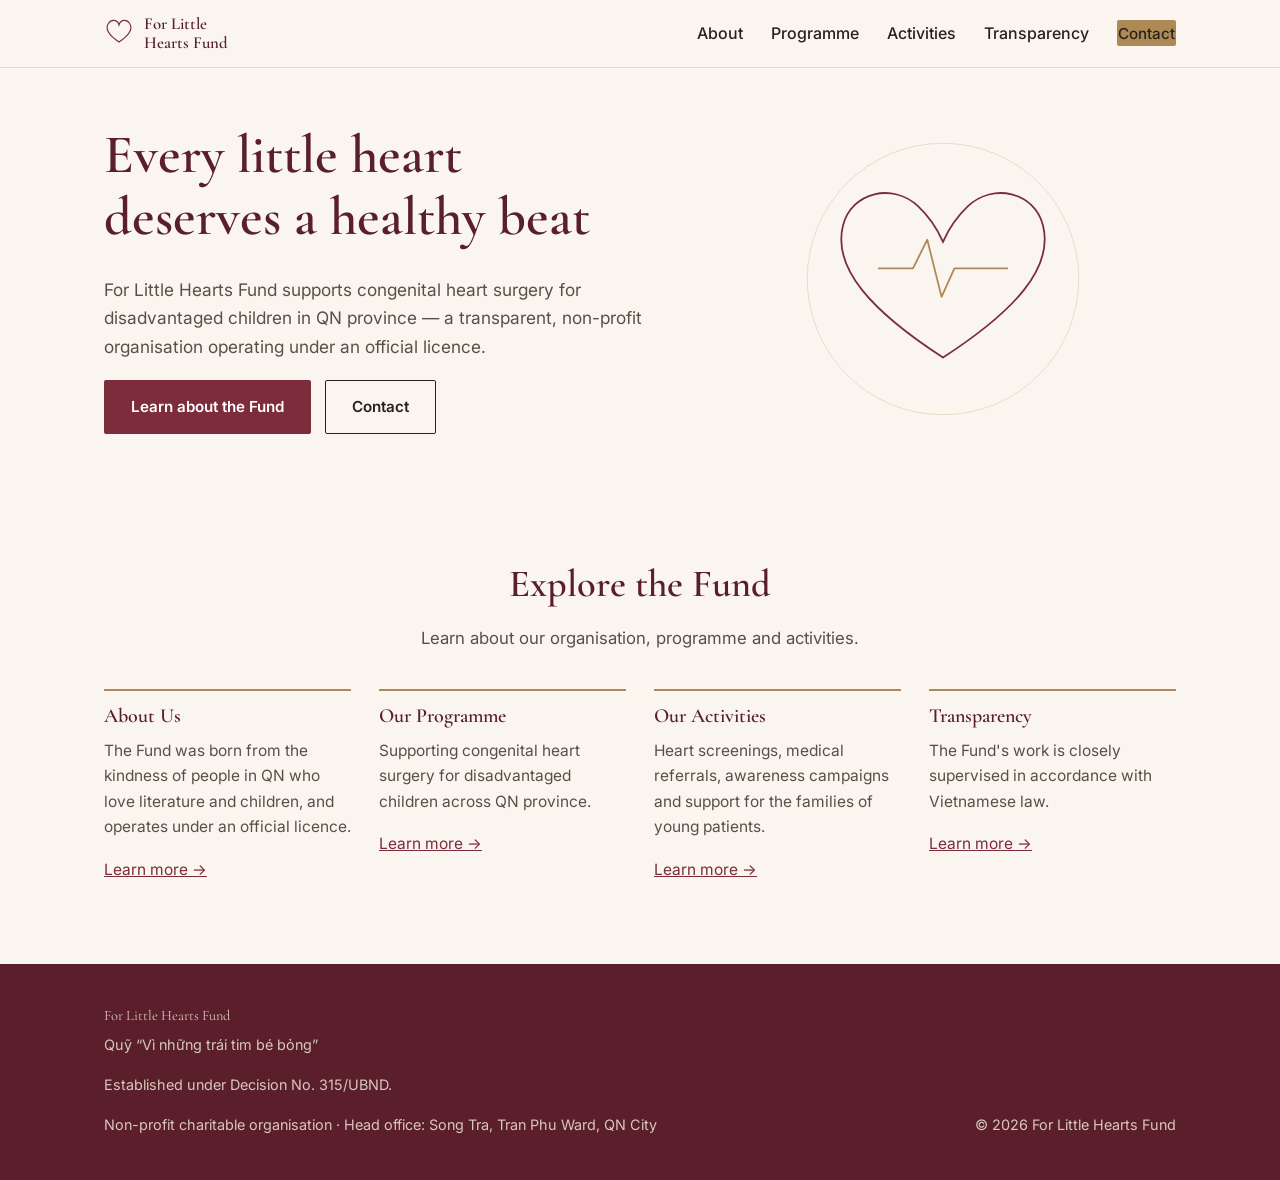
<file: index.html>
<!DOCTYPE html>
<html lang="en">
<head>
<meta charset="UTF-8">
<meta name="viewport" content="width=device-width, initial-scale=1, viewport-fit=cover">
<title>For Little Hearts Fund — QN, Vietnam</title>
<meta name="description" content="For Little Hearts Fund is a non-profit charity established under Decision 315/UBND, supporting congenital heart surgery for disadvantaged children in QN province, Vietnam.">
<link rel="canonical" href="https://vinhungtraitimbebong.info/">
<meta name="theme-color" content="#7C2C3B">

<meta property="og:type" content="website">
<meta property="og:site_name" content="For Little Hearts Fund">
<meta property="og:locale" content="en_US">
<meta property="og:title" content="For Little Hearts Fund — QN, Vietnam">
<meta property="og:description" content="For Little Hearts Fund is a non-profit charity established under Decision 315/UBND, supporting congenital heart surgery for disadvantaged children in QN province, Vietnam.">
<meta property="og:url" content="https://vinhungtraitimbebong.info/">
<meta name="twitter:card" content="summary">
<meta name="twitter:title" content="For Little Hearts Fund — QN, Vietnam">
<meta name="twitter:description" content="For Little Hearts Fund is a non-profit charity established under Decision 315/UBND, supporting congenital heart surgery for disadvantaged children in QN province, Vietnam.">

<link rel="icon" href="data:image/svg+xml,%3Csvg xmlns='http://www.w3.org/2000/svg' viewBox='0 0 32 32'%3E%3Ctext y='24' font-size='26'%3E%E2%9D%A4%EF%B8%8F%3C/text%3E%3C/svg%3E">
<link rel="preconnect" href="https://fonts.googleapis.com">
<link rel="preconnect" href="https://fonts.gstatic.com" crossorigin>
<link href="https://fonts.googleapis.com/css2?family=Cormorant+Garamond:ital,wght@0,400;0,500;0,600;1,500&family=Inter:wght@400;500;600;700&display=swap" rel="stylesheet">
<link rel="stylesheet" href="css/style.css">

<!-- Google Analytics (GA4). Replace G-XXXXXXXXXX with your real Measurement ID
     (Google Analytics → Admin → Data Streams → Web stream) to start tracking visits. -->
<script async src="https://www.googletagmanager.com/gtag/js?id=G-XXXXXXXXXX"></script>
<script>
  window.dataLayer = window.dataLayer || [];
  function gtag(){dataLayer.push(arguments);}
  gtag('js', new Date());
  gtag('config', 'G-XXXXXXXXXX');
</script>
</head>
<body>

<a class="skip-link" href="#main">Skip to main content</a>

<header class="site-header">
  <div class="wrap header-inner">
    <a href="index.html" class="brand">
      <span class="brand-mark" aria-hidden="true">
        <svg viewBox="0 0 40 34" width="30" height="26">
          <path d="M20 33 C 6 24, 1 15, 6 8 C 10 2, 18 3, 20 10 C 22 3, 30 2, 34 8 C 39 15, 34 24, 20 33 Z" fill="none" stroke="currentColor" stroke-width="1.6"/>
        </svg>
      </span>
      <span class="brand-text">For Little<br>Hearts Fund</span>
    </a>

    <button class="nav-toggle" id="navToggle" aria-expanded="false" aria-controls="primaryNav" aria-label="Open menu">
      <span></span><span></span><span></span>
    </button>

    <nav class="primary-nav" id="primaryNav">
      <a href="gioi-thieu.html">About</a>
      <a href="chuong-trinh.html">Programme</a>
      <a href="hoat-dong.html">Activities</a>
      <a href="minh-bach.html">Transparency</a>
      <a href="lien-he.html" class="btn btn-accent">Contact</a>
    </nav>
  </div>
</header>

<main id="main">

  <section class="hero" id="top">
    <div class="wrap hero-inner">
      <div class="hero-copy">
        <h1>Every little heart<br>deserves a healthy beat</h1>
        <p class="hero-lede">For Little Hearts Fund supports congenital heart surgery for disadvantaged children in QN province — a transparent, non-profit organisation operating under an official licence.</p>
        <div class="hero-actions">
          <a href="gioi-thieu.html" class="btn btn-primary">Learn about the Fund</a>
          <a href="lien-he.html" class="btn btn-ghost">Contact</a>
        </div>
      </div>
      <div class="hero-art" aria-hidden="true">
        <svg viewBox="0 0 420 420" class="heart-illustration">
          <circle cx="210" cy="210" r="190" fill="none" stroke="var(--gold)" stroke-width="1" opacity="0.35"/>
          <path d="M210 320 C 110 255, 55 195, 70 135 C 82 88, 140 75, 175 108 C 190 122, 202 140, 210 158 C 218 140, 230 122, 245 108 C 280 75, 338 88, 350 135 C 365 195, 310 255, 210 320 Z"
                fill="none" stroke="var(--wine)" stroke-width="2.5"/>
          <path d="M120 195 L 168 195 L 188 155 L 208 235 L 226 195 L 300 195"
                fill="none" stroke="var(--gold)" stroke-width="2.5" stroke-linecap="round" stroke-linejoin="round"/>
        </svg>
      </div>
    </div>
  </section>

  <section class="section" id="tong-quan">
    <div class="wrap">
      <h2 class="center">Explore the Fund</h2>
      <p class="section-intro center">Learn about our organisation, programme and activities.</p>
      <div class="transparency-grid">
        <div class="t-item">
          <h3>About Us</h3>
          <p>The Fund was born from the kindness of people in QN who love literature and children, and operates under an official licence.</p>
          <p><a href="gioi-thieu.html">Learn more →</a></p>
        </div>
        <div class="t-item">
          <h3>Our Programme</h3>
          <p>Supporting congenital heart surgery for disadvantaged children across QN province.</p>
          <p><a href="chuong-trinh.html">Learn more →</a></p>
        </div>
        <div class="t-item">
          <h3>Our Activities</h3>
          <p>Heart screenings, medical referrals, awareness campaigns and support for the families of young patients.</p>
          <p><a href="hoat-dong.html">Learn more →</a></p>
        </div>
        <div class="t-item">
          <h3>Transparency</h3>
          <p>The Fund's work is closely supervised in accordance with Vietnamese law.</p>
          <p><a href="minh-bach.html">Learn more →</a></p>
        </div>
      </div>
    </div>
  </section>

</main>

<footer class="site-footer">
  <div class="wrap footer-inner">
    <div>
      <p class="footer-brand">For Little Hearts Fund</p>
      <p lang="vi">Quỹ “Vì những trái tim bé bỏng”</p>
      <p>Established under Decision No. 315/UBND.</p>
      <p>Non-profit charitable organisation · Head office: Song Tra, Tran Phu Ward, QN City</p>
    </div>
    <p class="footer-copy">© <span id="year"></span> For Little Hearts Fund</p>
  </div>
</footer>

<script src="js/main.js"></script>
</body>
</html>
</file>
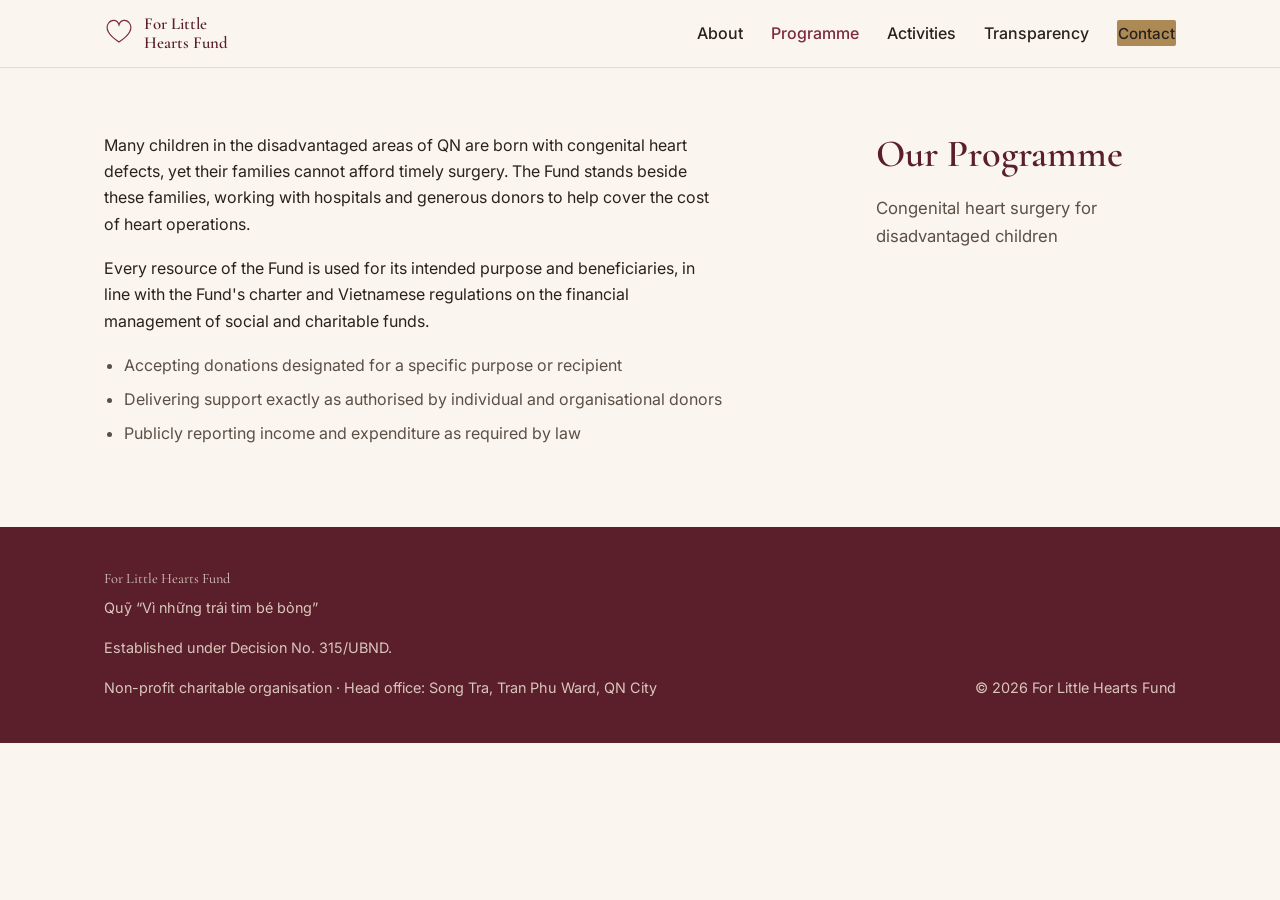
<file: chuong-trinh.html>
<!DOCTYPE html>
<html lang="en">
<head>
<meta charset="UTF-8">
<meta name="viewport" content="width=device-width, initial-scale=1, viewport-fit=cover">
<title>Our Programme — For Little Hearts Fund</title>
<meta name="description" content="For Little Hearts Fund's programme supporting congenital heart surgery for disadvantaged children in QN province.">
<link rel="canonical" href="https://vinhungtraitimbebong.info/chuong-trinh.html">
<meta name="theme-color" content="#7C2C3B">

<meta property="og:type" content="website">
<meta property="og:site_name" content="For Little Hearts Fund">
<meta property="og:locale" content="en_US">
<meta property="og:title" content="Our Programme — For Little Hearts Fund">
<meta property="og:description" content="For Little Hearts Fund's programme supporting congenital heart surgery for disadvantaged children in QN province.">
<meta property="og:url" content="https://vinhungtraitimbebong.info/chuong-trinh.html">
<meta name="twitter:card" content="summary">
<meta name="twitter:title" content="Our Programme — For Little Hearts Fund">
<meta name="twitter:description" content="For Little Hearts Fund's programme supporting congenital heart surgery for disadvantaged children in QN province.">

<link rel="icon" href="data:image/svg+xml,%3Csvg xmlns='http://www.w3.org/2000/svg' viewBox='0 0 32 32'%3E%3Ctext y='24' font-size='26'%3E%E2%9D%A4%EF%B8%8F%3C/text%3E%3C/svg%3E">
<link rel="preconnect" href="https://fonts.googleapis.com">
<link rel="preconnect" href="https://fonts.gstatic.com" crossorigin>
<link href="https://fonts.googleapis.com/css2?family=Cormorant+Garamond:ital,wght@0,400;0,500;0,600;1,500&family=Inter:wght@400;500;600;700&display=swap" rel="stylesheet">
<link rel="stylesheet" href="css/style.css">

<!-- Google Analytics (GA4). Replace G-XXXXXXXXXX with your real Measurement ID
     (Google Analytics → Admin → Data Streams → Web stream) to start tracking visits. -->
<script async src="https://www.googletagmanager.com/gtag/js?id=G-XXXXXXXXXX"></script>
<script>
  window.dataLayer = window.dataLayer || [];
  function gtag(){dataLayer.push(arguments);}
  gtag('js', new Date());
  gtag('config', 'G-XXXXXXXXXX');
</script>
</head>
<body>

<a class="skip-link" href="#main">Skip to main content</a>

<header class="site-header">
  <div class="wrap header-inner">
    <a href="index.html" class="brand">
      <span class="brand-mark" aria-hidden="true">
        <svg viewBox="0 0 40 34" width="30" height="26">
          <path d="M20 33 C 6 24, 1 15, 6 8 C 10 2, 18 3, 20 10 C 22 3, 30 2, 34 8 C 39 15, 34 24, 20 33 Z" fill="none" stroke="currentColor" stroke-width="1.6"/>
        </svg>
      </span>
      <span class="brand-text">For Little<br>Hearts Fund</span>
    </a>

    <button class="nav-toggle" id="navToggle" aria-expanded="false" aria-controls="primaryNav" aria-label="Open menu">
      <span></span><span></span><span></span>
    </button>

    <nav class="primary-nav" id="primaryNav">
      <a href="gioi-thieu.html">About</a>
      <a href="chuong-trinh.html" class="active" aria-current="page">Programme</a>
      <a href="hoat-dong.html">Activities</a>
      <a href="minh-bach.html">Transparency</a>
      <a href="lien-he.html" class="btn btn-accent">Contact</a>
    </nav>
  </div>
</header>

<main id="main">

  <section class="section" id="chuong-trinh">
    <div class="wrap two-col reverse">
      <div class="col-lead">
        <h2>Our Programme</h2>
        <p class="section-intro">Congenital heart surgery for disadvantaged children</p>
      </div>
      <div class="col-body">
        <p>Many children in the disadvantaged areas of QN are born with congenital heart defects, yet their families cannot afford timely surgery. The Fund stands beside these families, working with hospitals and generous donors to help cover the cost of heart operations.</p>
        <p>Every resource of the Fund is used for its intended purpose and beneficiaries, in line with the Fund's charter and Vietnamese regulations on the financial management of social and charitable funds.</p>
        <ul class="plain-list">
          <li>Accepting donations designated for a specific purpose or recipient</li>
          <li>Delivering support exactly as authorised by individual and organisational donors</li>
          <li>Publicly reporting income and expenditure as required by law</li>
        </ul>
      </div>
    </div>
  </section>

</main>

<footer class="site-footer">
  <div class="wrap footer-inner">
    <div>
      <p class="footer-brand">For Little Hearts Fund</p>
      <p lang="vi">Quỹ “Vì những trái tim bé bỏng”</p>
      <p>Established under Decision No. 315/UBND.</p>
      <p>Non-profit charitable organisation · Head office: Song Tra, Tran Phu Ward, QN City</p>
    </div>
    <p class="footer-copy">© <span id="year"></span> For Little Hearts Fund</p>
  </div>
</footer>

<script src="js/main.js"></script>
</body>
</html>
</file>
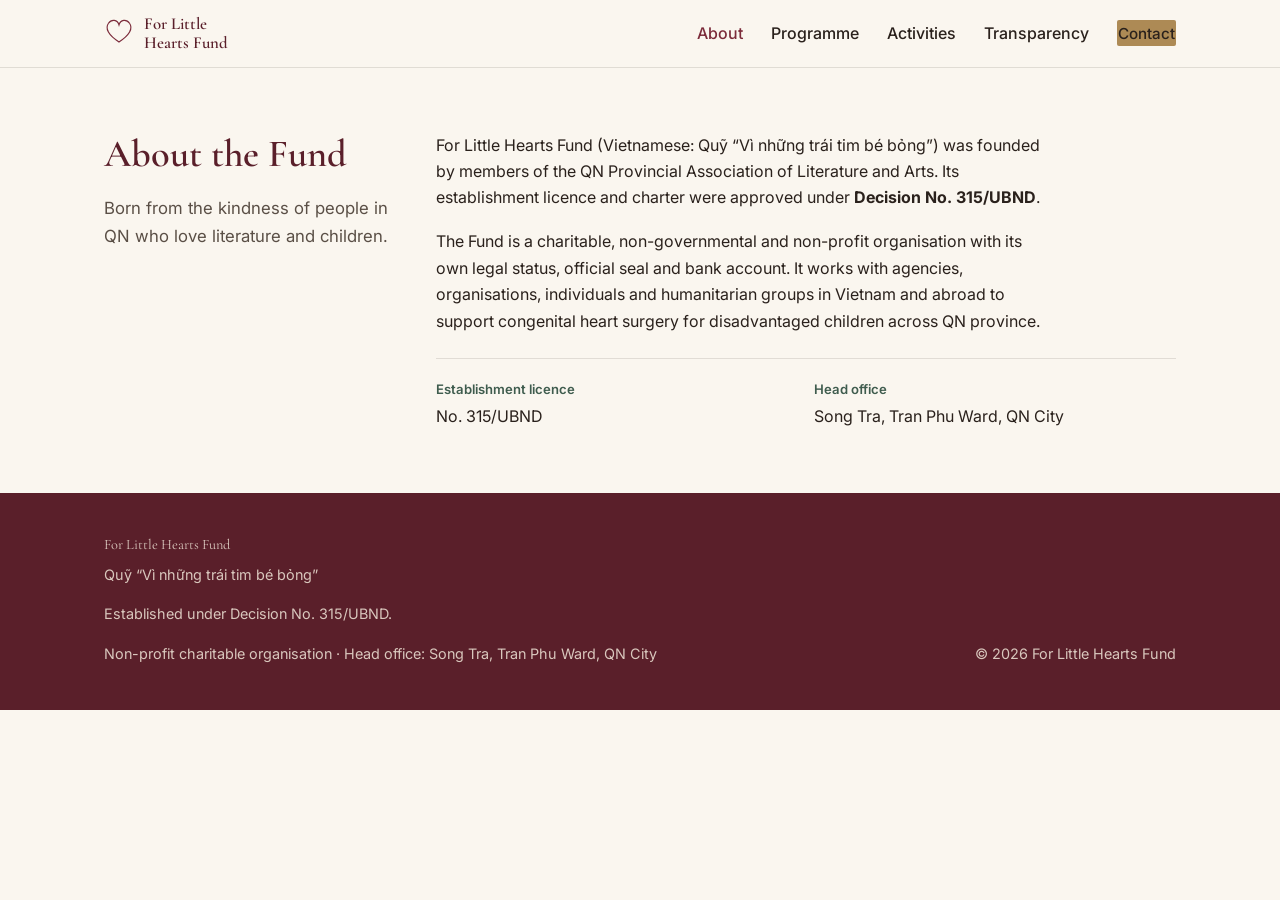
<file: gioi-thieu.html>
<!DOCTYPE html>
<html lang="en">
<head>
<meta charset="UTF-8">
<meta name="viewport" content="width=device-width, initial-scale=1, viewport-fit=cover">
<title>About Us — For Little Hearts Fund</title>
<meta name="description" content="About For Little Hearts Fund, a non-profit charity in QN, Vietnam, established under Decision 315/UBND.">
<link rel="canonical" href="https://vinhungtraitimbebong.info/gioi-thieu.html">
<meta name="theme-color" content="#7C2C3B">

<meta property="og:type" content="website">
<meta property="og:site_name" content="For Little Hearts Fund">
<meta property="og:locale" content="en_US">
<meta property="og:title" content="About Us — For Little Hearts Fund">
<meta property="og:description" content="About For Little Hearts Fund, a non-profit charity in QN, Vietnam, established under Decision 315/UBND.">
<meta property="og:url" content="https://vinhungtraitimbebong.info/gioi-thieu.html">
<meta name="twitter:card" content="summary">
<meta name="twitter:title" content="About Us — For Little Hearts Fund">
<meta name="twitter:description" content="About For Little Hearts Fund, a non-profit charity in QN, Vietnam, established under Decision 315/UBND.">

<link rel="icon" href="data:image/svg+xml,%3Csvg xmlns='http://www.w3.org/2000/svg' viewBox='0 0 32 32'%3E%3Ctext y='24' font-size='26'%3E%E2%9D%A4%EF%B8%8F%3C/text%3E%3C/svg%3E">
<link rel="preconnect" href="https://fonts.googleapis.com">
<link rel="preconnect" href="https://fonts.gstatic.com" crossorigin>
<link href="https://fonts.googleapis.com/css2?family=Cormorant+Garamond:ital,wght@0,400;0,500;0,600;1,500&family=Inter:wght@400;500;600;700&display=swap" rel="stylesheet">
<link rel="stylesheet" href="css/style.css">

<!-- Google Analytics (GA4). Replace G-XXXXXXXXXX with your real Measurement ID
     (Google Analytics → Admin → Data Streams → Web stream) to start tracking visits. -->
<script async src="https://www.googletagmanager.com/gtag/js?id=G-XXXXXXXXXX"></script>
<script>
  window.dataLayer = window.dataLayer || [];
  function gtag(){dataLayer.push(arguments);}
  gtag('js', new Date());
  gtag('config', 'G-XXXXXXXXXX');
</script>
</head>
<body>

<a class="skip-link" href="#main">Skip to main content</a>

<header class="site-header">
  <div class="wrap header-inner">
    <a href="index.html" class="brand">
      <span class="brand-mark" aria-hidden="true">
        <svg viewBox="0 0 40 34" width="30" height="26">
          <path d="M20 33 C 6 24, 1 15, 6 8 C 10 2, 18 3, 20 10 C 22 3, 30 2, 34 8 C 39 15, 34 24, 20 33 Z" fill="none" stroke="currentColor" stroke-width="1.6"/>
        </svg>
      </span>
      <span class="brand-text">For Little<br>Hearts Fund</span>
    </a>

    <button class="nav-toggle" id="navToggle" aria-expanded="false" aria-controls="primaryNav" aria-label="Open menu">
      <span></span><span></span><span></span>
    </button>

    <nav class="primary-nav" id="primaryNav">
      <a href="gioi-thieu.html" class="active" aria-current="page">About</a>
      <a href="chuong-trinh.html">Programme</a>
      <a href="hoat-dong.html">Activities</a>
      <a href="minh-bach.html">Transparency</a>
      <a href="lien-he.html" class="btn btn-accent">Contact</a>
    </nav>
  </div>
</header>

<main id="main">

  <section class="section" id="gioi-thieu">
    <div class="wrap two-col">
      <div class="col-lead">
        <h2>About the Fund</h2>
        <p class="section-intro">Born from the kindness of people in QN who love literature and children.</p>
      </div>
      <div class="col-body">
        <p>For Little Hearts Fund (Vietnamese: <span lang="vi">Quỹ “Vì những trái tim bé bỏng”</span>) was founded by members of the QN Provincial Association of Literature and Arts. Its establishment licence and charter were approved under <strong>Decision No. 315/UBND</strong>.</p>
        <p>The Fund is a charitable, non-governmental and non-profit organisation with its own legal status, official seal and bank account. It works with agencies, organisations, individuals and humanitarian groups in Vietnam and abroad to support congenital heart surgery for disadvantaged children across QN province.</p>
        <dl class="legal-facts">
          <div><dt>Establishment licence</dt><dd>No. 315/UBND</dd></div>
          <div><dt>Head office</dt><dd>Song Tra, Tran Phu Ward, QN City</dd></div>
        </dl>
      </div>
    </div>
  </section>

</main>

<footer class="site-footer">
  <div class="wrap footer-inner">
    <div>
      <p class="footer-brand">For Little Hearts Fund</p>
      <p lang="vi">Quỹ “Vì những trái tim bé bỏng”</p>
      <p>Established under Decision No. 315/UBND.</p>
      <p>Non-profit charitable organisation · Head office: Song Tra, Tran Phu Ward, QN City</p>
    </div>
    <p class="footer-copy">© <span id="year"></span> For Little Hearts Fund</p>
  </div>
</footer>

<script src="js/main.js"></script>
</body>
</html>
</file>
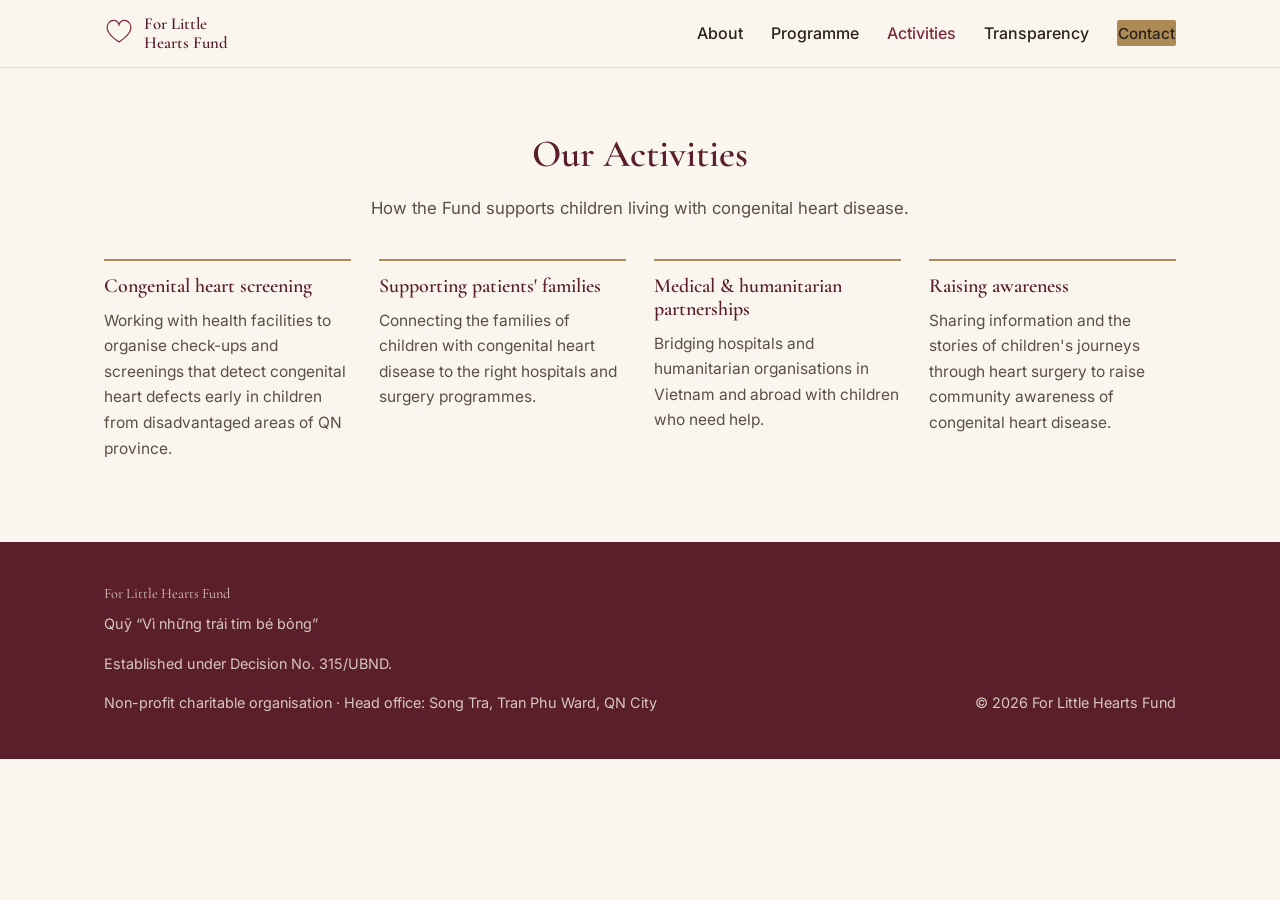
<file: hoat-dong.html>
<!DOCTYPE html>
<html lang="en">
<head>
<meta charset="UTF-8">
<meta name="viewport" content="width=device-width, initial-scale=1, viewport-fit=cover">
<title>Our Activities — For Little Hearts Fund</title>
<meta name="description" content="Activities of For Little Hearts Fund: heart screenings, medical referrals, support for families of young patients, and community awareness.">
<link rel="canonical" href="https://vinhungtraitimbebong.info/hoat-dong.html">
<meta name="theme-color" content="#7C2C3B">

<meta property="og:type" content="website">
<meta property="og:site_name" content="For Little Hearts Fund">
<meta property="og:locale" content="en_US">
<meta property="og:title" content="Our Activities — For Little Hearts Fund">
<meta property="og:description" content="Activities of For Little Hearts Fund: heart screenings, medical referrals, support for families of young patients, and community awareness.">
<meta property="og:url" content="https://vinhungtraitimbebong.info/hoat-dong.html">
<meta name="twitter:card" content="summary">
<meta name="twitter:title" content="Our Activities — For Little Hearts Fund">
<meta name="twitter:description" content="Activities of For Little Hearts Fund: heart screenings, medical referrals, support for families of young patients, and community awareness.">

<link rel="icon" href="data:image/svg+xml,%3Csvg xmlns='http://www.w3.org/2000/svg' viewBox='0 0 32 32'%3E%3Ctext y='24' font-size='26'%3E%E2%9D%A4%EF%B8%8F%3C/text%3E%3C/svg%3E">
<link rel="preconnect" href="https://fonts.googleapis.com">
<link rel="preconnect" href="https://fonts.gstatic.com" crossorigin>
<link href="https://fonts.googleapis.com/css2?family=Cormorant+Garamond:ital,wght@0,400;0,500;0,600;1,500&family=Inter:wght@400;500;600;700&display=swap" rel="stylesheet">
<link rel="stylesheet" href="css/style.css">

<!-- Google Analytics (GA4). Replace G-XXXXXXXXXX with your real Measurement ID
     (Google Analytics → Admin → Data Streams → Web stream) to start tracking visits. -->
<script async src="https://www.googletagmanager.com/gtag/js?id=G-XXXXXXXXXX"></script>
<script>
  window.dataLayer = window.dataLayer || [];
  function gtag(){dataLayer.push(arguments);}
  gtag('js', new Date());
  gtag('config', 'G-XXXXXXXXXX');
</script>
</head>
<body>

<a class="skip-link" href="#main">Skip to main content</a>

<header class="site-header">
  <div class="wrap header-inner">
    <a href="index.html" class="brand">
      <span class="brand-mark" aria-hidden="true">
        <svg viewBox="0 0 40 34" width="30" height="26">
          <path d="M20 33 C 6 24, 1 15, 6 8 C 10 2, 18 3, 20 10 C 22 3, 30 2, 34 8 C 39 15, 34 24, 20 33 Z" fill="none" stroke="currentColor" stroke-width="1.6"/>
        </svg>
      </span>
      <span class="brand-text">For Little<br>Hearts Fund</span>
    </a>

    <button class="nav-toggle" id="navToggle" aria-expanded="false" aria-controls="primaryNav" aria-label="Open menu">
      <span></span><span></span><span></span>
    </button>

    <nav class="primary-nav" id="primaryNav">
      <a href="gioi-thieu.html">About</a>
      <a href="chuong-trinh.html">Programme</a>
      <a href="hoat-dong.html" class="active" aria-current="page">Activities</a>
      <a href="minh-bach.html">Transparency</a>
      <a href="lien-he.html" class="btn btn-accent">Contact</a>
    </nav>
  </div>
</header>

<main id="main">

  <section class="section" id="hoat-dong">
    <div class="wrap">
      <h2 class="center">Our Activities</h2>
      <p class="section-intro center">How the Fund supports children living with congenital heart disease.</p>
      <div class="transparency-grid">
        <div class="t-item">
          <h3>Congenital heart screening</h3>
          <p>Working with health facilities to organise check-ups and screenings that detect congenital heart defects early in children from disadvantaged areas of QN province.</p>
        </div>
        <div class="t-item">
          <h3>Supporting patients' families</h3>
          <p>Connecting the families of children with congenital heart disease to the right hospitals and surgery programmes.</p>
        </div>
        <div class="t-item">
          <h3>Medical &amp; humanitarian partnerships</h3>
          <p>Bridging hospitals and humanitarian organisations in Vietnam and abroad with children who need help.</p>
        </div>
        <div class="t-item">
          <h3>Raising awareness</h3>
          <p>Sharing information and the stories of children's journeys through heart surgery to raise community awareness of congenital heart disease.</p>
        </div>
      </div>
    </div>
  </section>

</main>

<footer class="site-footer">
  <div class="wrap footer-inner">
    <div>
      <p class="footer-brand">For Little Hearts Fund</p>
      <p lang="vi">Quỹ “Vì những trái tim bé bỏng”</p>
      <p>Established under Decision No. 315/UBND.</p>
      <p>Non-profit charitable organisation · Head office: Song Tra, Tran Phu Ward, QN City</p>
    </div>
    <p class="footer-copy">© <span id="year"></span> For Little Hearts Fund</p>
  </div>
</footer>

<script src="js/main.js"></script>
</body>
</html>
</file>
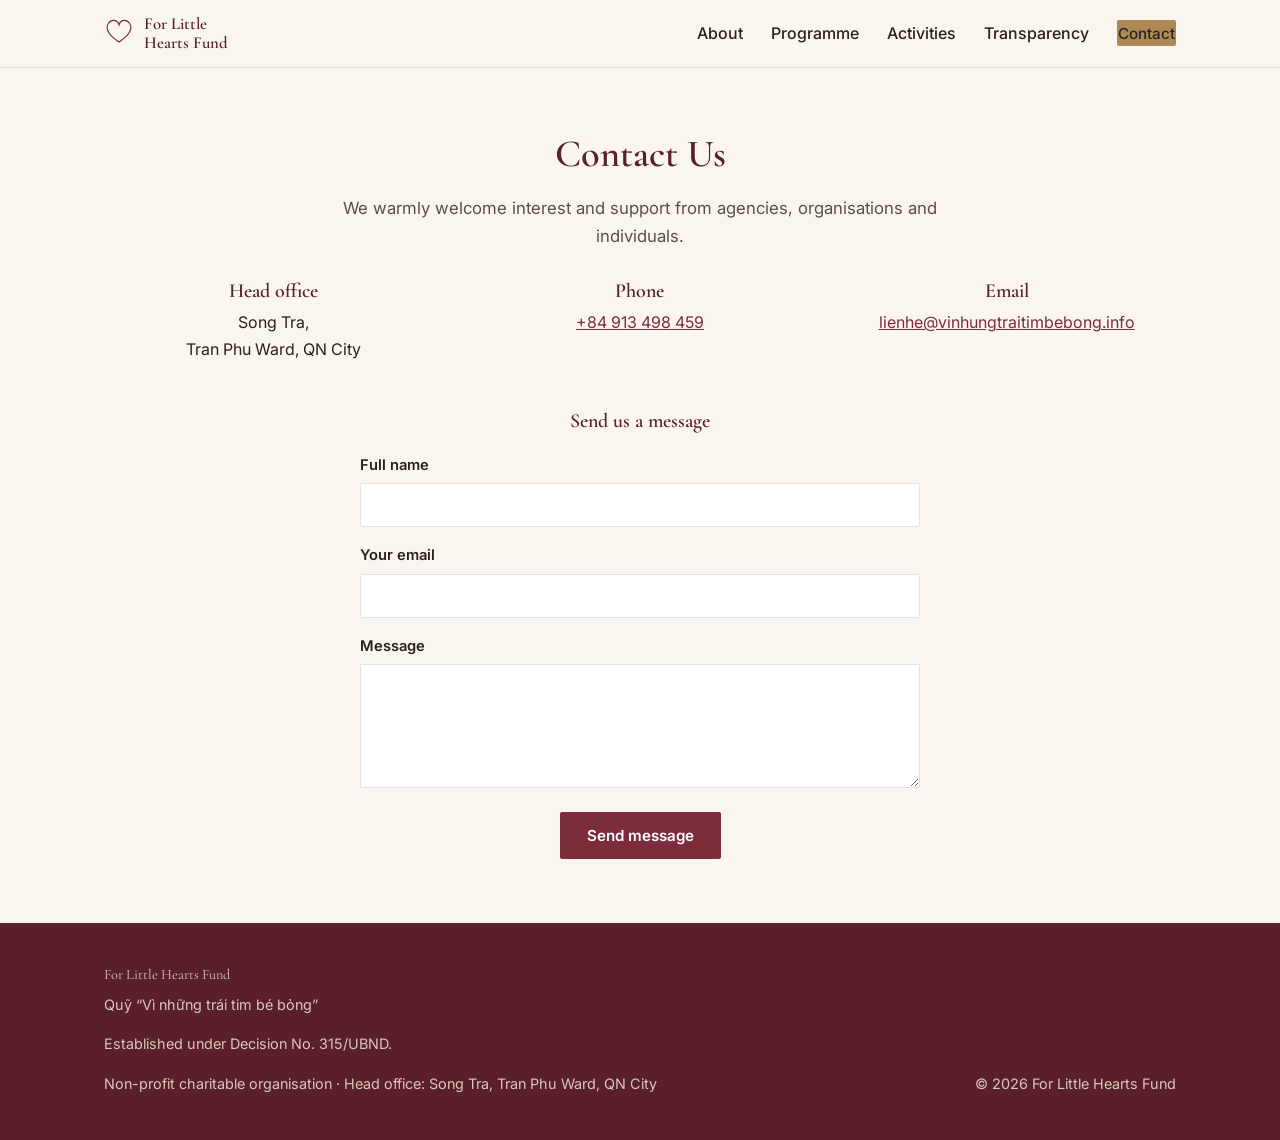
<file: lien-he.html>
<!DOCTYPE html>
<html lang="en">
<head>
<meta charset="UTF-8">
<meta name="viewport" content="width=device-width, initial-scale=1, viewport-fit=cover">
<title>Contact Us — For Little Hearts Fund</title>
<meta name="description" content="Contact details of For Little Hearts Fund in QN, Vietnam.">
<link rel="canonical" href="https://vinhungtraitimbebong.info/lien-he.html">
<meta name="theme-color" content="#7C2C3B">

<meta property="og:type" content="website">
<meta property="og:site_name" content="For Little Hearts Fund">
<meta property="og:locale" content="en_US">
<meta property="og:title" content="Contact Us — For Little Hearts Fund">
<meta property="og:description" content="Contact details of For Little Hearts Fund in QN, Vietnam.">
<meta property="og:url" content="https://vinhungtraitimbebong.info/lien-he.html">
<meta name="twitter:card" content="summary">
<meta name="twitter:title" content="Contact Us — For Little Hearts Fund">
<meta name="twitter:description" content="Contact details of For Little Hearts Fund in QN, Vietnam.">

<link rel="icon" href="data:image/svg+xml,%3Csvg xmlns='http://www.w3.org/2000/svg' viewBox='0 0 32 32'%3E%3Ctext y='24' font-size='26'%3E%E2%9D%A4%EF%B8%8F%3C/text%3E%3C/svg%3E">
<link rel="preconnect" href="https://fonts.googleapis.com">
<link rel="preconnect" href="https://fonts.gstatic.com" crossorigin>
<link href="https://fonts.googleapis.com/css2?family=Cormorant+Garamond:ital,wght@0,400;0,500;0,600;1,500&family=Inter:wght@400;500;600;700&display=swap" rel="stylesheet">
<link rel="stylesheet" href="css/style.css">

<!-- Google Analytics (GA4). Replace G-XXXXXXXXXX with your real Measurement ID
     (Google Analytics → Admin → Data Streams → Web stream) to start tracking visits. -->
<script async src="https://www.googletagmanager.com/gtag/js?id=G-XXXXXXXXXX"></script>
<script>
  window.dataLayer = window.dataLayer || [];
  function gtag(){dataLayer.push(arguments);}
  gtag('js', new Date());
  gtag('config', 'G-XXXXXXXXXX');
</script>
</head>
<body>

<a class="skip-link" href="#main">Skip to main content</a>

<header class="site-header">
  <div class="wrap header-inner">
    <a href="index.html" class="brand">
      <span class="brand-mark" aria-hidden="true">
        <svg viewBox="0 0 40 34" width="30" height="26">
          <path d="M20 33 C 6 24, 1 15, 6 8 C 10 2, 18 3, 20 10 C 22 3, 30 2, 34 8 C 39 15, 34 24, 20 33 Z" fill="none" stroke="currentColor" stroke-width="1.6"/>
        </svg>
      </span>
      <span class="brand-text">For Little<br>Hearts Fund</span>
    </a>

    <button class="nav-toggle" id="navToggle" aria-expanded="false" aria-controls="primaryNav" aria-label="Open menu">
      <span></span><span></span><span></span>
    </button>

    <nav class="primary-nav" id="primaryNav">
      <a href="gioi-thieu.html">About</a>
      <a href="chuong-trinh.html">Programme</a>
      <a href="hoat-dong.html">Activities</a>
      <a href="minh-bach.html">Transparency</a>
      <a href="lien-he.html" class="btn btn-accent" aria-current="page">Contact</a>
    </nav>
  </div>
</header>

<main id="main">

  <section class="section" id="lien-he">
    <div class="wrap">
      <h2 class="center">Contact Us</h2>
      <p class="section-intro center">We warmly welcome interest and support from agencies, organisations and individuals.</p>
      <div class="contact-grid">
        <div class="c-item">
          <h3>Head office</h3>
          <p>Song Tra,<br>Tran Phu Ward, QN City</p>
        </div>
        <div class="c-item">
          <h3>Phone</h3>
          <p><a href="tel:+84913498459">+84 913 498 459</a></p>
        </div>
        <div class="c-item">
          <h3>Email</h3>
          <p><a href="mailto:lienhe@vinhungtraitimbebong.info">lienhe@vinhungtraitimbebong.info</a></p>
        </div>
      </div>

      <div class="contact-form-wrap">
        <h3 class="center">Send us a message</h3>
        <form class="contact-form" action="https://formsubmit.co/lienhe@vinhungtraitimbebong.info" method="POST">
          <input type="hidden" name="_subject" value="New message from the For Little Hearts Fund website">
          <input type="hidden" name="_captcha" value="false">
          <input type="hidden" name="_template" value="table">
          <input type="text" name="_honey" style="display:none" tabindex="-1" autocomplete="off">

          <label for="cf-name">Full name</label>
          <input type="text" id="cf-name" name="Full name" required>

          <label for="cf-email">Your email</label>
          <input type="email" id="cf-email" name="Email" required>

          <label for="cf-message">Message</label>
          <textarea id="cf-message" name="Message" rows="5" required></textarea>

          <button type="submit" class="btn btn-primary">Send message</button>
        </form>
      </div>
    </div>
  </section>

</main>

<footer class="site-footer">
  <div class="wrap footer-inner">
    <div>
      <p class="footer-brand">For Little Hearts Fund</p>
      <p lang="vi">Quỹ “Vì những trái tim bé bỏng”</p>
      <p>Established under Decision No. 315/UBND.</p>
      <p>Non-profit charitable organisation · Head office: Song Tra, Tran Phu Ward, QN City</p>
    </div>
    <p class="footer-copy">© <span id="year"></span> For Little Hearts Fund</p>
  </div>
</footer>

<script src="js/main.js"></script>
</body>
</html>
</file>
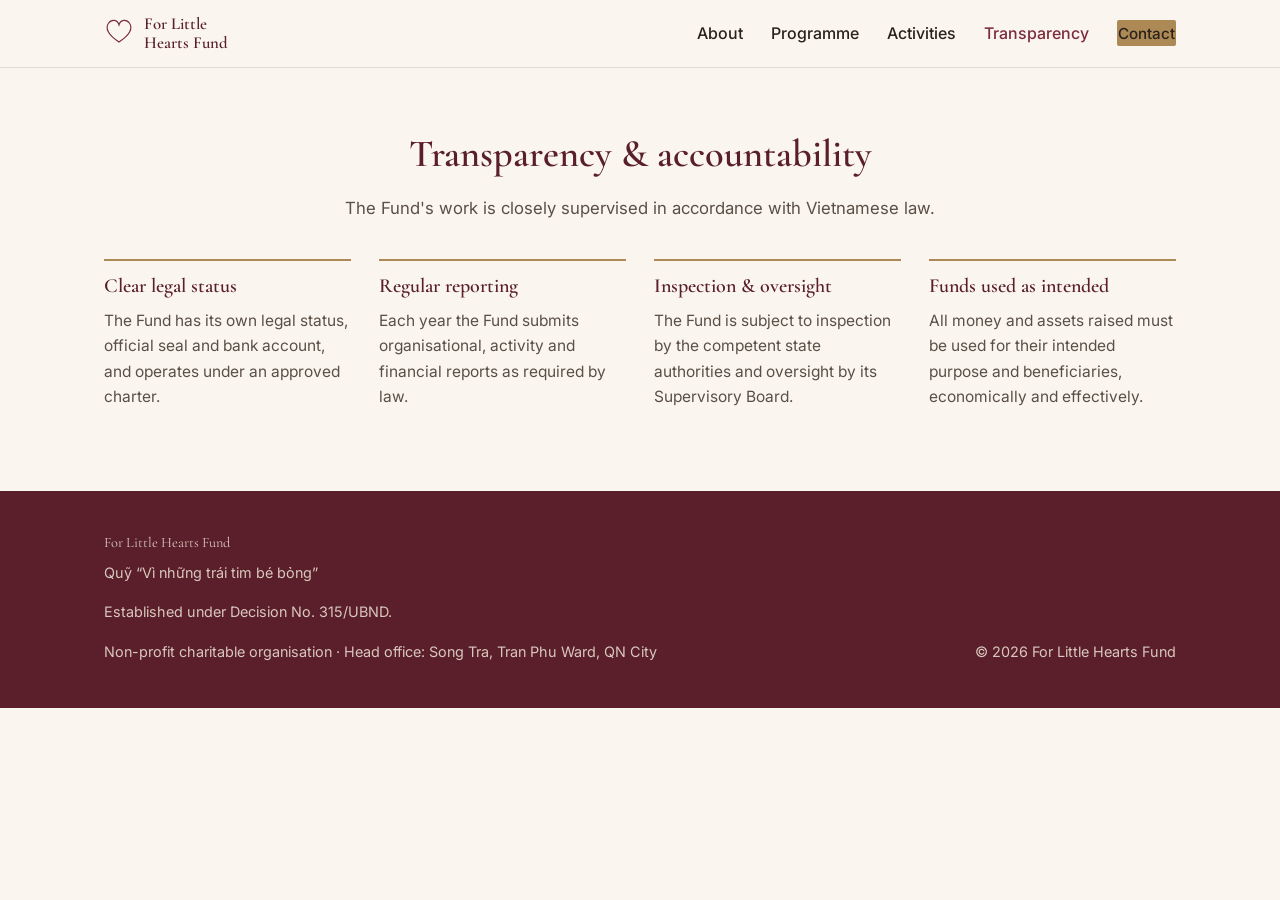
<file: minh-bach.html>
<!DOCTYPE html>
<html lang="en">
<head>
<meta charset="UTF-8">
<meta name="viewport" content="width=device-width, initial-scale=1, viewport-fit=cover">
<title>Transparency — For Little Hearts Fund</title>
<meta name="description" content="Transparency and accountability of For Little Hearts Fund under Vietnamese law.">
<link rel="canonical" href="https://vinhungtraitimbebong.info/minh-bach.html">
<meta name="theme-color" content="#7C2C3B">

<meta property="og:type" content="website">
<meta property="og:site_name" content="For Little Hearts Fund">
<meta property="og:locale" content="en_US">
<meta property="og:title" content="Transparency — For Little Hearts Fund">
<meta property="og:description" content="Transparency and accountability of For Little Hearts Fund under Vietnamese law.">
<meta property="og:url" content="https://vinhungtraitimbebong.info/minh-bach.html">
<meta name="twitter:card" content="summary">
<meta name="twitter:title" content="Transparency — For Little Hearts Fund">
<meta name="twitter:description" content="Transparency and accountability of For Little Hearts Fund under Vietnamese law.">

<link rel="icon" href="data:image/svg+xml,%3Csvg xmlns='http://www.w3.org/2000/svg' viewBox='0 0 32 32'%3E%3Ctext y='24' font-size='26'%3E%E2%9D%A4%EF%B8%8F%3C/text%3E%3C/svg%3E">
<link rel="preconnect" href="https://fonts.googleapis.com">
<link rel="preconnect" href="https://fonts.gstatic.com" crossorigin>
<link href="https://fonts.googleapis.com/css2?family=Cormorant+Garamond:ital,wght@0,400;0,500;0,600;1,500&family=Inter:wght@400;500;600;700&display=swap" rel="stylesheet">
<link rel="stylesheet" href="css/style.css">

<!-- Google Analytics (GA4). Replace G-XXXXXXXXXX with your real Measurement ID
     (Google Analytics → Admin → Data Streams → Web stream) to start tracking visits. -->
<script async src="https://www.googletagmanager.com/gtag/js?id=G-XXXXXXXXXX"></script>
<script>
  window.dataLayer = window.dataLayer || [];
  function gtag(){dataLayer.push(arguments);}
  gtag('js', new Date());
  gtag('config', 'G-XXXXXXXXXX');
</script>
</head>
<body>

<a class="skip-link" href="#main">Skip to main content</a>

<header class="site-header">
  <div class="wrap header-inner">
    <a href="index.html" class="brand">
      <span class="brand-mark" aria-hidden="true">
        <svg viewBox="0 0 40 34" width="30" height="26">
          <path d="M20 33 C 6 24, 1 15, 6 8 C 10 2, 18 3, 20 10 C 22 3, 30 2, 34 8 C 39 15, 34 24, 20 33 Z" fill="none" stroke="currentColor" stroke-width="1.6"/>
        </svg>
      </span>
      <span class="brand-text">For Little<br>Hearts Fund</span>
    </a>

    <button class="nav-toggle" id="navToggle" aria-expanded="false" aria-controls="primaryNav" aria-label="Open menu">
      <span></span><span></span><span></span>
    </button>

    <nav class="primary-nav" id="primaryNav">
      <a href="gioi-thieu.html">About</a>
      <a href="chuong-trinh.html">Programme</a>
      <a href="hoat-dong.html">Activities</a>
      <a href="minh-bach.html" class="active" aria-current="page">Transparency</a>
      <a href="lien-he.html" class="btn btn-accent">Contact</a>
    </nav>
  </div>
</header>

<main id="main">

  <section class="section" id="minh-bach">
    <div class="wrap">
      <h2 class="center">Transparency &amp; accountability</h2>
      <p class="section-intro center">The Fund's work is closely supervised in accordance with Vietnamese law.</p>
      <div class="transparency-grid">
        <div class="t-item">
          <h3>Clear legal status</h3>
          <p>The Fund has its own legal status, official seal and bank account, and operates under an approved charter.</p>
        </div>
        <div class="t-item">
          <h3>Regular reporting</h3>
          <p>Each year the Fund submits organisational, activity and financial reports as required by law.</p>
        </div>
        <div class="t-item">
          <h3>Inspection &amp; oversight</h3>
          <p>The Fund is subject to inspection by the competent state authorities and oversight by its Supervisory Board.</p>
        </div>
        <div class="t-item">
          <h3>Funds used as intended</h3>
          <p>All money and assets raised must be used for their intended purpose and beneficiaries, economically and effectively.</p>
        </div>
      </div>
    </div>
  </section>

</main>

<footer class="site-footer">
  <div class="wrap footer-inner">
    <div>
      <p class="footer-brand">For Little Hearts Fund</p>
      <p lang="vi">Quỹ “Vì những trái tim bé bỏng”</p>
      <p>Established under Decision No. 315/UBND.</p>
      <p>Non-profit charitable organisation · Head office: Song Tra, Tran Phu Ward, QN City</p>
    </div>
    <p class="footer-copy">© <span id="year"></span> For Little Hearts Fund</p>
  </div>
</footer>

<script src="js/main.js"></script>
</body>
</html>
</file>
<file: css/style.css>
/* ---------- Tokens ---------- */
:root {
  --cream: #FAF6EF;
  --cream-2: #F1E9DA;
  --ink: #2A211C;
  --ink-soft: #5A4F46;
  --wine: #7C2C3B;
  --wine-dark: #5A1F2A;
  --gold: #AD8A55;
  --gold-soft: #C9AE84;
  --sage: #3F5C4E;
  --line: rgba(42,33,28,0.12);

  --font-display: "Cormorant Garamond", "Times New Roman", serif;
  --font-body: "Inter", -apple-system, BlinkMacSystemFont, "Segoe UI", sans-serif;

  --max-w: 1120px;
  --radius: 2px;
}

* { box-sizing: border-box; }
html { scroll-behavior: smooth; scroll-padding-top: 90px; }

body {
  margin: 0;
  background: var(--cream);
  color: var(--ink);
  font-family: var(--font-body);
  font-size: 16px;
  line-height: 1.65;
  -webkit-font-smoothing: antialiased;
}

h1, h2, h3 {
  font-family: var(--font-display);
  font-weight: 600;
  color: var(--wine-dark);
  line-height: 1.15;
  margin: 0 0 0.5em;
}

h1 { font-size: clamp(2.1rem, 5.5vw, 3.4rem); }
h2 { font-size: clamp(1.7rem, 4vw, 2.4rem); }
h3 { font-size: 1.25rem; }

p { margin: 0 0 1.1em; max-width: 62ch; }
a { color: var(--wine); }

.wrap {
  max-width: var(--max-w);
  margin: 0 auto;
  padding: 0 24px;
}

.skip-link {
  position: absolute;
  left: -999px;
  top: 0;
  background: var(--wine);
  color: #fff;
  padding: 10px 16px;
  z-index: 100;
}
.skip-link:focus { left: 12px; top: 12px; }

/* ---------- Buttons ---------- */
.btn {
  display: inline-flex;
  align-items: center;
  justify-content: center;
  padding: 13px 26px;
  font-family: var(--font-body);
  font-weight: 600;
  font-size: 0.95rem;
  text-decoration: none;
  border-radius: var(--radius);
  border: 1px solid transparent;
  transition: transform 0.15s ease, background 0.2s ease, border-color 0.2s ease;
  cursor: pointer;
}
.btn-primary {
  background: var(--wine);
  color: #fff;
}
.btn-primary:hover { background: var(--wine-dark); }
.btn-ghost {
  border-color: var(--ink);
  color: var(--ink);
}
.btn-ghost:hover { border-color: var(--wine); color: var(--wine); }
.btn-accent {
  background: var(--gold);
  color: var(--ink);
  padding: 10px 20px;
}
.btn-accent:hover { background: var(--gold-soft); }

/* ---------- Header ---------- */
.site-header {
  position: sticky;
  top: 0;
  z-index: 50;
  background: rgba(250,246,239,0.92);
  backdrop-filter: blur(6px);
  border-bottom: 1px solid var(--line);
  padding-top: env(safe-area-inset-top, 0px);
}
.header-inner {
  display: flex;
  align-items: center;
  justify-content: space-between;
  padding-top: 14px;
  padding-bottom: 14px;
}
.brand {
  display: flex;
  align-items: center;
  gap: 10px;
  text-decoration: none;
  color: var(--wine-dark);
}
.brand-mark { color: var(--wine); flex-shrink: 0; }
.brand-text {
  font-family: var(--font-display);
  font-weight: 600;
  font-size: 1.05rem;
  line-height: 1.15;
}

.nav-toggle {
  display: flex;
  flex-direction: column;
  justify-content: center;
  gap: 5px;
  width: 40px;
  height: 40px;
  background: none;
  border: none;
  cursor: pointer;
  padding: 0;
}
.nav-toggle span {
  display: block;
  height: 2px;
  background: var(--ink);
  width: 100%;
}

.primary-nav {
  display: none;
  position: absolute;
  top: 100%;
  left: 0;
  right: 0;
  background: var(--cream);
  border-bottom: 1px solid var(--line);
  flex-direction: column;
  padding: 8px 24px 20px;
}
.primary-nav.open { display: flex; }
.primary-nav a {
  color: var(--ink);
  text-decoration: none;
  padding: 12px 0;
  border-bottom: 1px solid var(--line);
  font-weight: 500;
}
.primary-nav a:last-child { border-bottom: none; margin-top: 8px; }
.primary-nav .btn-accent {
  text-align: center;
}
.primary-nav a.active { color: var(--wine); }

/* ---------- Hero ---------- */
.hero { padding: 56px 0 64px; }
.hero-inner {
  display: flex;
  flex-direction: column-reverse;
  gap: 36px;
}
.hero-eyebrow {
  color: var(--sage);
  font-weight: 600;
  font-size: 0.9rem;
  letter-spacing: 0.02em;
  margin-bottom: 14px;
}
.hero-lede {
  color: var(--ink-soft);
  font-size: 1.08rem;
}
.hero-actions {
  display: flex;
  flex-wrap: wrap;
  gap: 14px;
  margin-top: 8px;
}
.hero-art { display: flex; justify-content: center; }
.heart-illustration { width: min(78vw, 300px); height: auto; }

/* ---------- Sections ---------- */
.section { padding: 64px 0; }
.section-alt { background: var(--cream-2); }
.section-intro {
  color: var(--ink-soft);
  font-size: 1.05rem;
}
.center { text-align: center; margin-left: auto; margin-right: auto; }
h2.center, p.section-intro.center { max-width: 60ch; }

.two-col {
  display: flex;
  flex-direction: column;
  gap: 32px;
}
.two-col.reverse { flex-direction: column; }
.col-lead { flex: 0 0 auto; }
.col-body { flex: 1 1 auto; }

.legal-facts {
  margin: 24px 0 0;
  padding-top: 20px;
  border-top: 1px solid var(--line);
  display: grid;
  grid-template-columns: 1fr;
  gap: 16px;
}
.legal-facts dt {
  font-size: 0.82rem;
  color: var(--sage);
  font-weight: 600;
  margin-bottom: 2px;
}
.legal-facts dd { margin: 0; color: var(--ink); }

.plain-list {
  padding-left: 20px;
  color: var(--ink-soft);
}
.plain-list li { margin-bottom: 8px; }

.transparency-grid {
  margin-top: 36px;
  display: grid;
  grid-template-columns: 1fr;
  gap: 28px;
}
.t-item {
  border-top: 2px solid var(--gold);
  padding-top: 14px;
}
.t-item p { color: var(--ink-soft); font-size: 0.97rem; }

.donate-card {
  background: #fff;
  border: 1px solid var(--line);
  border-left: 3px solid var(--wine);
  padding: 26px 24px;
  margin-bottom: 22px;
}
.donate-details {
  display: grid;
  gap: 12px;
  margin: 16px 0 0;
}
.donate-details dt {
  font-size: 0.82rem;
  color: var(--ink-soft);
  margin-bottom: 2px;
}
.donate-details dd { margin: 0; font-weight: 600; }
.donate-details dd.placeholder {
  color: var(--sage);
  font-style: italic;
  font-weight: 500;
}
.note {
  font-size: 0.88rem;
  color: var(--ink-soft);
  margin: 14px 0 0;
}

.contact-grid {
  margin-top: 30px;
  display: grid;
  grid-template-columns: 1fr;
  gap: 28px;
  text-align: center;
}
.c-item h3 { margin-bottom: 6px; }
.c-item p { margin: 0 auto; }

.contact-form-wrap {
  max-width: 560px;
  margin: 48px auto 0;
}
.contact-form {
  display: flex;
  flex-direction: column;
  gap: 6px;
}
.contact-form label {
  font-weight: 600;
  font-size: 0.92rem;
  margin-top: 10px;
}
.contact-form input[type="text"],
.contact-form input[type="email"],
.contact-form textarea {
  font-family: var(--font-body);
  font-size: 1rem;
  padding: 11px 14px;
  border: 1px solid var(--line);
  border-radius: var(--radius);
  background: #fff;
  color: var(--ink);
  resize: vertical;
}
.contact-form input:focus,
.contact-form textarea:focus {
  outline: 2px solid var(--gold);
  outline-offset: 1px;
}
.contact-form button {
  margin-top: 18px;
  align-self: center;
}

/* ---------- Footer ---------- */
.site-footer {
  background: var(--wine-dark);
  color: #EFE3DA;
  padding: 40px 0 calc(28px + env(safe-area-inset-bottom, 0px));
}
.footer-inner {
  display: flex;
  flex-direction: column;
  gap: 18px;
}
.footer-brand {
  font-family: var(--font-display);
  font-size: 1.3rem;
  color: #fff;
  margin-bottom: 6px;
}
.site-footer p { color: #D9C7BD; font-size: 0.9rem; max-width: 68ch; }
.footer-copy { font-size: 0.82rem; color: #B79A8F; }

/* ---------- Responsive ---------- */
@media (min-width: 760px) {
  .nav-toggle { display: none; }
  .primary-nav {
    display: flex;
    position: static;
    flex-direction: row;
    align-items: center;
    gap: 28px;
    background: none;
    border: none;
    padding: 0;
  }
  .primary-nav a { border-bottom: none; padding: 0; }
  .primary-nav a:last-child { margin-top: 0; }

  .hero-inner {
    flex-direction: row;
    align-items: center;
  }
  .hero-copy { flex: 1.1; }
  .hero-art { flex: 0.9; }

  .two-col {
    flex-direction: row;
    align-items: flex-start;
  }
  .two-col.reverse { flex-direction: row-reverse; }
  .col-lead { flex: 0 0 300px; position: sticky; top: 110px; }
  .col-body { flex: 1; }

  .legal-facts { grid-template-columns: 1fr 1fr; }
  .transparency-grid { grid-template-columns: repeat(4, 1fr); }
  .contact-grid { grid-template-columns: repeat(3, 1fr); }

  .footer-inner {
    flex-direction: row;
    justify-content: space-between;
    align-items: flex-end;
  }
}

@media (prefers-reduced-motion: reduce) {
  html { scroll-behavior: auto; }
  .btn { transition: none; }
}
</file>
